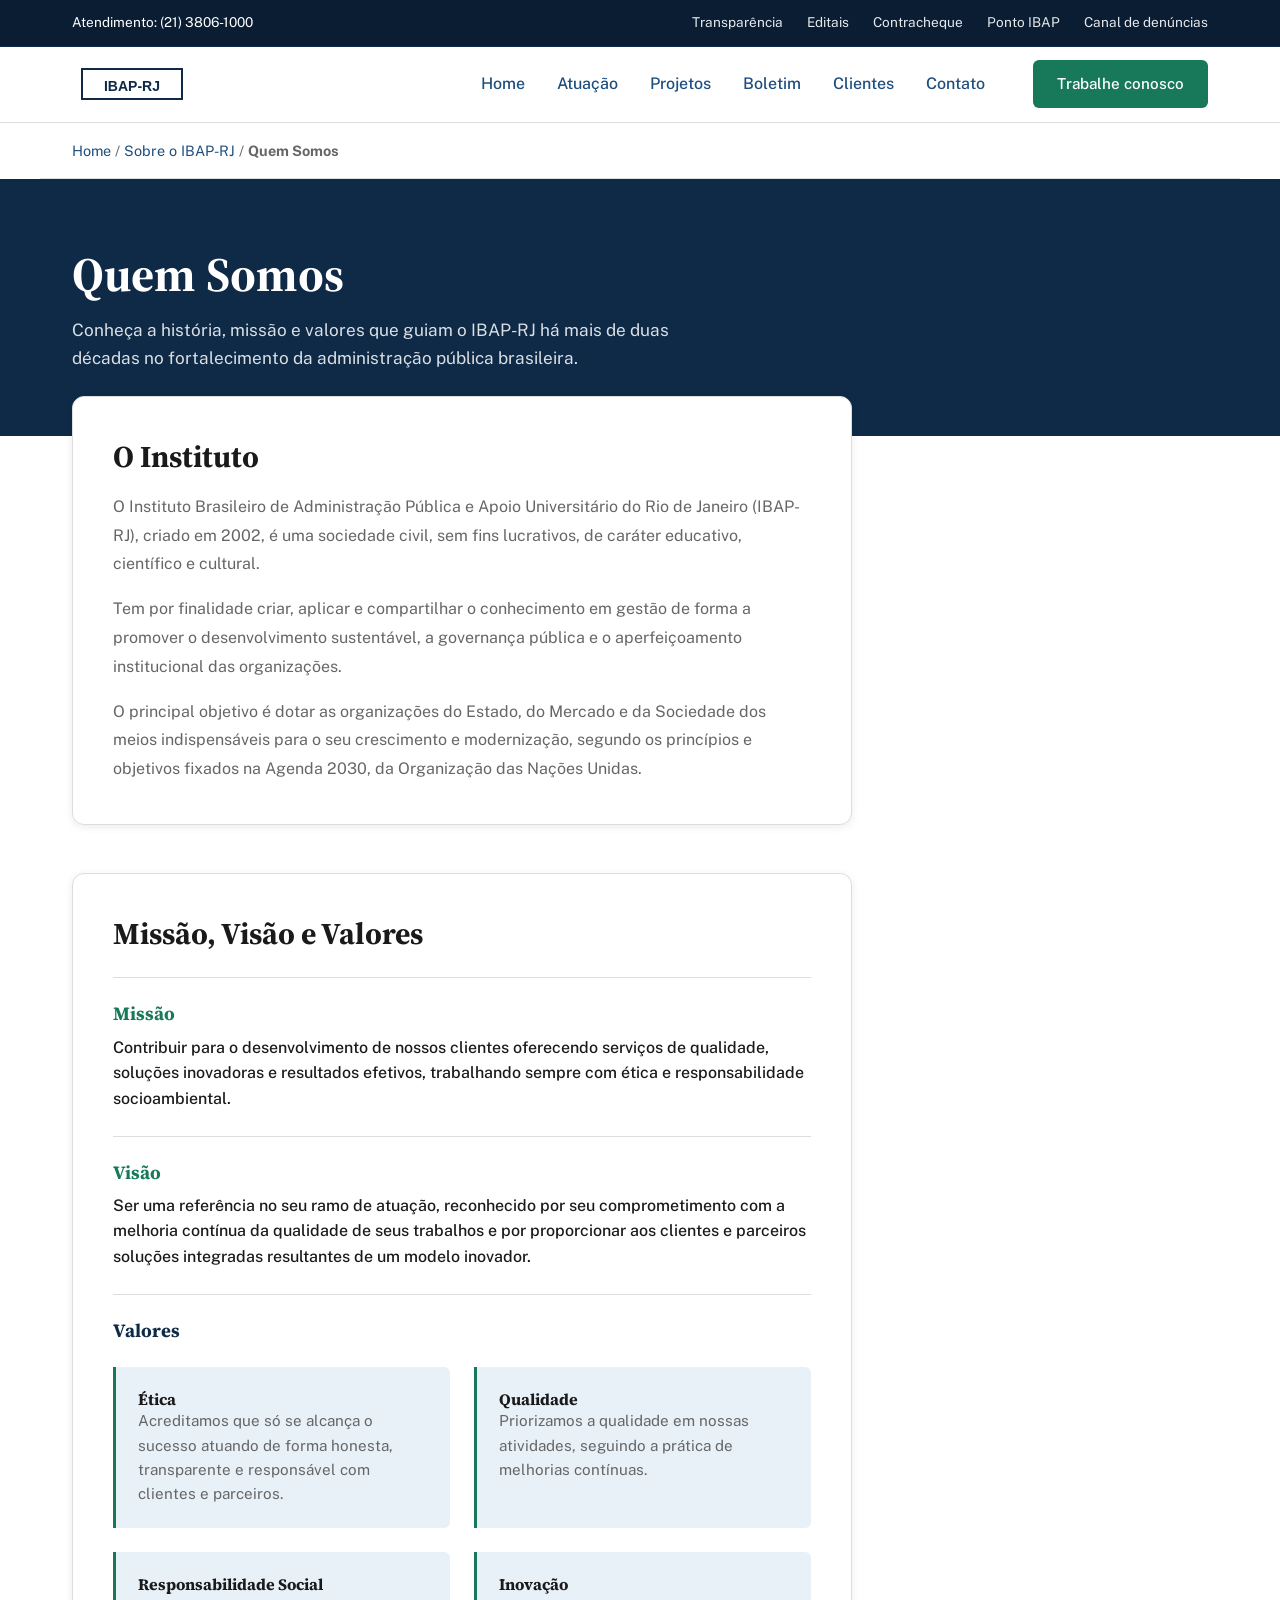
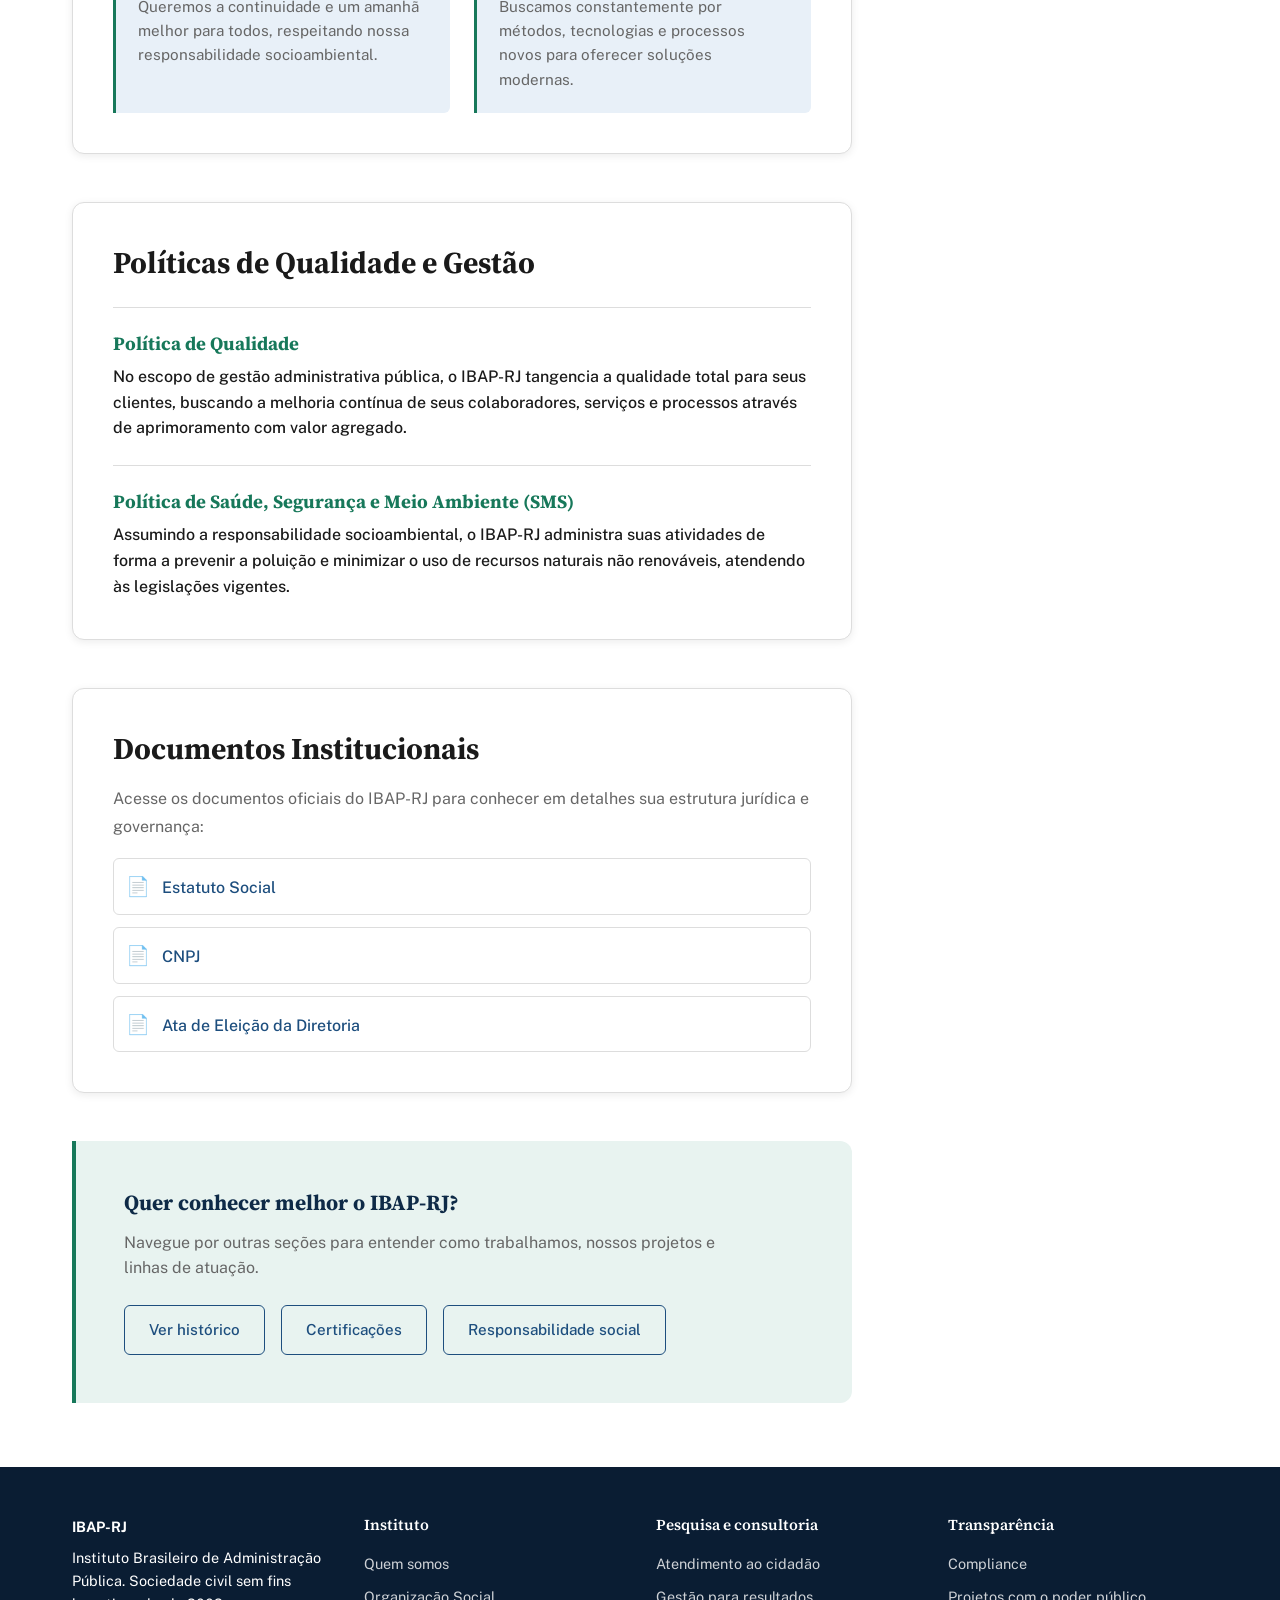
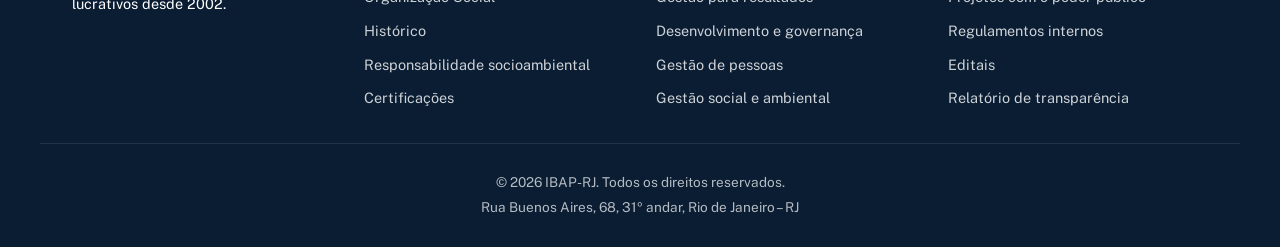
<file: sobre.html>
<!DOCTYPE html>
<html lang="pt-BR">
<head>
    <meta charset="UTF-8">
    <meta name="viewport" content="width=device-width, initial-scale=1">
    <title>Quem Somos | IBAP-RJ</title>
    <meta name="description" content="Conheça o Instituto Brasileiro de Administração Pública e Apoio Universitário do Rio de Janeiro. Missão, visão, valores e história da instituição.">

    <link rel="preconnect" href="https://fonts.googleapis.com">
    <link rel="preconnect" href="https://fonts.gstatic.com" crossorigin>
    <link href="https://fonts.googleapis.com/css2?family=Public+Sans:wght@400;500;600;700&family=Source+Serif+4:opsz,wght@8..60,600;8..60,700&display=swap" rel="stylesheet">

    <script>document.documentElement.classList.add('js');</script>

    <style>
        :root {
            --azul-950: #0a1d33;
            --azul-900: #0e2a47;
            --azul-700: #1d4e7e;
            --azul-100: #e8f0f8;
            --verde-600: #17785a;
            --verde-100: #e8f3f0;
            --ink: #1a1a1a;
            --muted: #666;
            --line: #ddd;
            --surface: #f9f9f9;
            --white: #fff;
            --focus: #0066cc;

            --font-sans: 'Public Sans', system-ui, sans-serif;
            --font-serif: 'Source Serif 4', Georgia, serif;
            --shadow: 0 2px 8px rgba(0, 0, 0, 0.08);

            --radius-sm: 6px;
            --radius: 12px;
            --radius-lg: 16px;
            --container: 1200px;
            --header-height: 76px;
            --duration: 300ms;
            --duration-long: 600ms;
        }

        * {
            margin: 0;
            padding: 0;
            box-sizing: border-box;
        }

        html {
            scroll-behavior: smooth;
        }

        body {
            font-family: var(--font-sans);
            font-size: 1rem;
            line-height: 1.6;
            color: var(--ink);
            background: var(--white);
        }

        a {
            color: var(--azul-700);
            text-decoration: none;
        }

        a:hover {
            text-decoration: underline;
        }

        h1, h2, h3, h4, h5, h6 {
            font-family: var(--font-serif);
            font-weight: 700;
            line-height: 1.3;
        }

        .container {
            max-width: var(--container);
            margin-inline: auto;
            padding-inline: clamp(1rem, 4vw, 2rem);
        }

        /* ========== UTILITY BAR ========== */
        .utility-bar {
            background: var(--azul-950);
            color: var(--white);
            padding-block: 0.75rem;
            font-size: 0.85rem;
            border-bottom: 1px solid var(--azul-900);
        }

        .utility-bar__inner {
            display: flex;
            justify-content: space-between;
            align-items: center;
            gap: 2rem;
            flex-wrap: wrap;
        }

        .utility-bar__phone {
            margin: 0;
        }

        .utility-bar__phone a {
            color: var(--white);
        }

        .utility-bar__links {
            display: flex;
            flex-wrap: wrap;
            gap: 1.5rem;
            list-style: none;
        }

        .utility-bar__links a {
            color: rgba(255, 255, 255, 0.9);
            transition: color var(--duration) ease;
        }

        .utility-bar__links a:hover {
            color: var(--white);
        }

        @media (max-width: 700px) {
            .utility-bar__inner {
                flex-direction: column;
                gap: 1rem;
            }

            .utility-bar__links {
                gap: 1rem;
                font-size: 0.8rem;
            }
        }

        /* ========== HEADER ========== */
        .site-header {
            position: sticky;
            top: 0;
            z-index: 1000;
            background: var(--white);
            border-bottom: 1px solid var(--line);
            height: var(--header-height);
        }

        .site-header.sticky {
            box-shadow: var(--shadow);
        }

        .site-header__inner {
            display: flex;
            justify-content: space-between;
            align-items: center;
            gap: 2rem;
            height: 100%;
        }

        .brand {
            display: flex;
            align-items: center;
            text-decoration: none;
            color: inherit;
        }

        .brand__logo {
            height: 50px;
            width: auto;
        }

        .menu-toggle {
            display: none;
            flex-direction: column;
            gap: 5px;
            background: none;
            border: none;
            cursor: pointer;
            padding: 0.5rem;
        }

        .menu-toggle__bar {
            display: block;
            width: 24px;
            height: 2px;
            background: var(--azul-900);
            transition: all var(--duration) ease;
        }

        .menu-toggle[aria-expanded="true"] .menu-toggle__bar:nth-child(1) {
            transform: rotate(45deg) translateY(12px);
        }

        .menu-toggle[aria-expanded="true"] .menu-toggle__bar:nth-child(2) {
            opacity: 0;
        }

        .menu-toggle[aria-expanded="true"] .menu-toggle__bar:nth-child(3) {
            transform: rotate(-45deg) translateY(-10px);
        }

        .main-nav {
            display: flex;
            align-items: center;
            gap: 2rem;
            margin-left: auto;
        }

        .main-nav__list {
            display: flex;
            list-style: none;
            gap: 0;
        }

        .main-nav__link {
            display: block;
            padding: 0.5rem 1rem;
            color: var(--azul-700);
            font-weight: 500;
            transition: color var(--duration) ease;
        }

        .main-nav__link:hover {
            color: var(--verde-600);
        }

        .btn {
            display: inline-block;
            padding: 0.75rem 1.5rem;
            background: var(--verde-600);
            color: var(--white);
            border: none;
            border-radius: var(--radius-sm);
            font-size: 0.95rem;
            font-weight: 500;
            text-decoration: none;
            cursor: pointer;
            transition: all var(--duration) ease;
        }

        .btn:hover {
            background: var(--verde-600);
            opacity: 0.9;
        }

        .btn--outline {
            background: transparent;
            border: 1px solid var(--azul-700);
            color: var(--azul-700);
        }

        .btn--outline:hover {
            background: var(--azul-100);
            border-color: var(--azul-900);
        }

        @media (max-width: 900px) {
            .menu-toggle {
                display: flex;
            }

            .main-nav {
                display: none;
                position: absolute;
                top: var(--header-height);
                left: 0;
                right: 0;
                flex-direction: column;
                background: var(--white);
                border-bottom: 1px solid var(--line);
                padding: 1.5rem;
                gap: 0;
            }

            .main-nav.open {
                display: flex;
            }

            .main-nav__list {
                flex-direction: column;
                width: 100%;
            }

            .main-nav__link {
                padding: 0.75rem 0;
                border-bottom: 1px solid var(--line);
            }

            .main-nav__cta {
                align-self: flex-start;
                margin-top: 1rem;
            }
        }

        .header-sentinel {
            display: none;
        }

        /* ========== BREADCRUMB ========== */
        .breadcrumb {
            padding-block: 1rem;
            font-size: 0.9rem;
            color: var(--muted);
            border-bottom: 1px solid var(--line);
        }

        .breadcrumb a {
            color: var(--azul-700);
        }

        .breadcrumb a:hover {
            text-decoration: underline;
        }

        /* ========== PAGE HEADER ========== */
        .page-header {
            padding-block: clamp(2.5rem, 5vw, 4rem);
            background: var(--azul-900);
            color: var(--white);
        }

        .page-header h1 {
            color: var(--white);
            font-size: clamp(2rem, 1.5rem + 2vw, 3rem);
            margin-bottom: 0.75rem;
        }

        .page-header p {
            max-width: 60ch;
            color: rgba(255, 255, 255, 0.85);
            font-size: 1.075rem;
        }

        /* ========== PAGE LAYOUT ========== */
        .page-layout {
            display: grid;
            gap: 2.5rem;
            margin-top: -2.5rem;
        }

        @media (min-width: 1000px) {
            .page-layout {
                grid-template-columns: minmax(0, 1fr) minmax(0, 300px);
                gap: 3.5rem;
                align-items: start;
            }
        }

        .page-content {
            display: grid;
            gap: 3rem;
        }

        .content-block {
            padding: clamp(1.75rem, 4vw, 2.5rem);
            background: var(--white);
            border: 1px solid var(--line);
            border-radius: var(--radius);
            box-shadow: var(--shadow);
            animation: reveal-up var(--duration-long) ease-out;
        }

        @keyframes reveal-up {
            from {
                opacity: 0;
                transform: translateY(20px);
            }
            to {
                opacity: 1;
                transform: translateY(0);
            }
        }

        .content-block h2 {
            font-size: clamp(1.5rem, 1.2rem + 1vw, 1.9rem);
            margin-bottom: 1rem;
        }

        .content-block > p {
            max-width: 70ch;
            color: var(--muted);
            line-height: 1.8;
            margin-bottom: 1rem;
        }

        .content-block > p:last-of-type {
            margin-bottom: 0;
        }

        /* ========== VALUES GRID ========== */
        .values-grid {
            display: grid;
            gap: 1.5rem;
            margin-top: 1.5rem;
        }

        @media (min-width: 700px) {
            .values-grid {
                grid-template-columns: repeat(2, minmax(0, 1fr));
            }
        }

        .value-card {
            padding: 1.35rem;
            background: var(--azul-100);
            border-left: 3px solid var(--verde-600);
            border-radius: 0 var(--radius-sm) var(--radius-sm) 0;
            transition: transform var(--duration) ease, box-shadow var(--duration) ease;
        }

        .value-card:hover {
            transform: translateY(-2px);
            box-shadow: 0 4px 12px rgba(29, 78, 126, 0.1);
        }

        .value-card h3 {
            margin-bottom: 0.5rem;
            color: var(--azul-900);
            font-size: 1.05rem;
        }

        .value-card p {
            margin: 0;
            color: var(--muted);
            font-size: 0.95rem;
            line-height: 1.6;
        }

        .divider {
            margin-top: 1.5rem;
            padding-top: 1.5rem;
            border-top: 1px solid var(--line);
        }

        .divider h3 {
            color: var(--verde-600);
            margin-bottom: 0.5rem;
        }

        .divider.large h3 {
            color: var(--azul-900);
        }

        .divider p {
            color: var(--ink);
            font-weight: 500;
        }

        /* ========== SIDEBAR ========== */
        .sidebar {
            display: grid;
            gap: 1.5rem;
        }

        .sidebar-box {
            padding: 1.5rem;
            background: var(--surface);
            border: 1px solid var(--line);
            border-radius: var(--radius);
        }

        .sidebar-box h3 {
            font-size: 1rem;
            margin-bottom: 1rem;
            color: var(--azul-900);
        }

        .sidebar-box ul {
            display: grid;
            gap: 0;
        }

        .sidebar-box li {
            border-bottom: 1px solid var(--line);
        }

        .sidebar-box li:last-child {
            border-bottom: none;
        }

        .sidebar-box a {
            display: block;
            padding: 0.75rem 0;
            color: var(--azul-700);
            font-size: 0.95rem;
            transition: color var(--duration) ease;
        }

        .sidebar-box a:hover {
            color: var(--verde-600);
        }

        .sidebar-box p {
            margin: 1rem 0 0;
            color: var(--muted);
            font-size: 0.9rem;
            line-height: 1.6;
        }

        .sidebar-box p:first-of-type {
            margin: 0;
        }

        /* ========== DOCUMENT LINKS ========== */
        .document-links {
            display: grid;
            gap: 0.75rem;
            margin-top: 1rem;
        }

        .document-link {
            display: flex;
            gap: 0.75rem;
            align-items: baseline;
            padding: 0.75rem;
            background: var(--white);
            border: 1px solid var(--line);
            border-radius: var(--radius-sm);
            text-decoration: none;
            color: var(--azul-700);
            font-weight: 500;
            transition: all var(--duration) ease;
        }

        .document-link:hover {
            background: var(--azul-100);
            border-color: var(--azul-700);
            transform: translateX(4px);
        }

        .document-link::before {
            content: "📄";
            flex-shrink: 0;
            font-size: 1.2em;
        }

        /* ========== CALL-TO-ACTION ========== */
        .call-to-action {
            padding: clamp(2rem, 4vw, 3rem);
            background: var(--verde-100);
            border-left: 4px solid var(--verde-600);
            border-radius: 0 var(--radius) var(--radius) 0;
            animation: reveal-up var(--duration-long) 0.2s ease-out;
        }

        .call-to-action h3 {
            color: var(--azul-900);
            margin-bottom: 0.75rem;
            font-size: 1.35rem;
        }

        .call-to-action p {
            color: var(--muted);
            margin-bottom: 1.5rem;
            max-width: 60ch;
        }

        .cta-buttons {
            display: flex;
            flex-wrap: wrap;
            gap: 1rem;
        }

        /* ========== FOOTER ========== */
        .site-footer {
            background: var(--azul-950);
            color: var(--white);
            padding-top: 3rem;
            padding-bottom: 1.5rem;
            margin-top: 4rem;
        }

        .site-footer__grid {
            display: grid;
            grid-template-columns: repeat(auto-fit, minmax(200px, 1fr));
            gap: 2rem;
            margin-bottom: 2rem;
        }

        .site-footer__brand {
            grid-column: 1;
        }

        .site-footer__name {
            font-size: 1.35rem;
            font-weight: 700;
            margin-bottom: 0.5rem;
        }

        .site-footer__brand p {
            font-size: 0.9rem;
            line-height: 1.6;
        }

        .site-footer__title {
            font-size: 0.95rem;
            font-weight: 600;
            margin-bottom: 1rem;
            color: var(--white);
        }

        .site-footer nav ul {
            list-style: none;
            display: grid;
            gap: 0.5rem;
        }

        .site-footer a {
            color: rgba(255, 255, 255, 0.8);
            font-size: 0.9rem;
            transition: color var(--duration) ease;
        }

        .site-footer a:hover {
            color: var(--white);
        }

        .site-footer__bottom {
            padding-top: 1.5rem;
            border-top: 1px solid rgba(255, 255, 255, 0.1);
            text-align: center;
            font-size: 0.85rem;
            color: rgba(255, 255, 255, 0.7);
        }

        .site-footer__bottom p {
            margin: 0.25rem 0;
        }

        /* ========== RESPONSIVIDADE ========== */
        @media (max-width: 999px) {
            .page-layout {
                grid-template-columns: 1fr;
            }

            .sidebar {
                display: none;
            }
        }

        @media (max-width: 599px) {
            .values-grid {
                grid-template-columns: 1fr;
            }

            .page-header h1 {
                font-size: 1.75rem;
            }

            .content-block {
                padding: 1.35rem;
            }

            .cta-buttons {
                flex-direction: column;
            }

            .btn {
                width: 100%;
                text-align: center;
            }
        }

        @media (prefers-reduced-motion: reduce) {
            * {
                animation-duration: 0.01ms !important;
                animation-iteration-count: 1 !important;
                transition-duration: 0.01ms !important;
            }
        }
    </style>
</head>
<body>
    <!-- Barra de acesso rápido -->
    <div class="utility-bar">
        <div class="container utility-bar__inner">
            <p class="utility-bar__phone">Atendimento: <a href="tel:+552138061000">(21) 3806-1000</a></p>
            <nav aria-label="Acesso rápido">
                <ul class="utility-bar__links">
                    <li><a href="#">Transparência</a></li>
                    <li><a href="#">Editais</a></li>
                    <li><a href="#">Contracheque</a></li>
                    <li><a href="#">Ponto IBAP</a></li>
                    <li><a href="#">Canal de denúncias</a></li>
                </ul>
            </nav>
        </div>
    </div>

    <!-- Cabeçalho -->
    <header class="site-header">
        <div class="container site-header__inner">
            <a class="brand" href="#">
                <svg width="120" height="50" viewBox="0 0 120 50" style="display: block;">
                    <rect x="10" y="10" width="100" height="30" fill="none" stroke="#0e2a47" stroke-width="2"/>
                    <text x="60" y="32" font-family="Arial" font-size="14" font-weight="bold" text-anchor="middle" fill="#0e2a47">IBAP-RJ</text>
                </svg>
            </a>

            <button type="button" class="menu-toggle" aria-expanded="false" aria-controls="main-nav" aria-label="Abrir menu">
                <span class="menu-toggle__bar" aria-hidden="true"></span>
                <span class="menu-toggle__bar" aria-hidden="true"></span>
                <span class="menu-toggle__bar" aria-hidden="true"></span>
            </button>

            <nav class="main-nav" id="main-nav" aria-label="Principal">
                <ul class="main-nav__list">
                    <li><a class="main-nav__link" href="#">Home</a></li>
                    <li><a class="main-nav__link" href="#">Atuação</a></li>
                    <li><a class="main-nav__link" href="#">Projetos</a></li>
                    <li><a class="main-nav__link" href="#">Boletim</a></li>
                    <li><a class="main-nav__link" href="#">Clientes</a></li>
                    <li><a class="main-nav__link" href="#">Contato</a></li>
                </ul>
                <a class="btn main-nav__cta" href="#">Trabalhe conosco</a>
            </nav>
        </div>
    </header>

    <!-- Breadcrumb -->
    <nav class="container breadcrumb" aria-label="Caminho da página">
        <a href="#">Home</a> / 
        <a href="#">Sobre o IBAP-RJ</a> / 
        <strong>Quem Somos</strong>
    </nav>

    <!-- Hero da página -->
    <section class="page-header">
        <div class="container">
            <h1>Quem Somos</h1>
            <p>Conheça a história, missão e valores que guiam o IBAP-RJ há mais de duas décadas no fortalecimento da administração pública brasileira.</p>
        </div>
    </section>

    <!-- Conteúdo principal -->
    <main id="conteudo">
        <div class="container page-layout">
            <article class="page-content">
                <!-- O Instituto -->
                <section class="content-block">
                    <h2>O Instituto</h2>
                    <p>O Instituto Brasileiro de Administração Pública e Apoio Universitário do Rio de Janeiro (IBAP-RJ), criado em 2002, é uma sociedade civil, sem fins lucrativos, de caráter educativo, científico e cultural.</p>
                    <p>Tem por finalidade criar, aplicar e compartilhar o conhecimento em gestão de forma a promover o desenvolvimento sustentável, a governança pública e o aperfeiçoamento institucional das organizações.</p>
                    <p>O principal objetivo é dotar as organizações do Estado, do Mercado e da Sociedade dos meios indispensáveis para o seu crescimento e modernização, segundo os princípios e objetivos fixados na Agenda 2030, da Organização das Nações Unidas.</p>
                </section>

                <!-- Missão, Visão e Valores -->
                <section class="content-block">
                    <h2>Missão, Visão e Valores</h2>
                    
                    <div class="divider">
                        <h3>Missão</h3>
                        <p>Contribuir para o desenvolvimento de nossos clientes oferecendo serviços de qualidade, soluções inovadoras e resultados efetivos, trabalhando sempre com ética e responsabilidade socioambiental.</p>
                    </div>

                    <div class="divider">
                        <h3>Visão</h3>
                        <p>Ser uma referência no seu ramo de atuação, reconhecido por seu comprometimento com a melhoria contínua da qualidade de seus trabalhos e por proporcionar aos clientes e parceiros soluções integradas resultantes de um modelo inovador.</p>
                    </div>

                    <div class="divider large">
                        <h3>Valores</h3>
                    </div>
                    <div class="values-grid">
                        <div class="value-card">
                            <h4>Ética</h4>
                            <p>Acreditamos que só se alcança o sucesso atuando de forma honesta, transparente e responsável com clientes e parceiros.</p>
                        </div>
                        <div class="value-card">
                            <h4>Qualidade</h4>
                            <p>Priorizamos a qualidade em nossas atividades, seguindo a prática de melhorias contínuas.</p>
                        </div>
                        <div class="value-card">
                            <h4>Responsabilidade Social</h4>
                            <p>Queremos a continuidade e um amanhã melhor para todos, respeitando nossa responsabilidade socioambiental.</p>
                        </div>
                        <div class="value-card">
                            <h4>Inovação</h4>
                            <p>Buscamos constantemente por métodos, tecnologias e processos novos para oferecer soluções modernas.</p>
                        </div>
                    </div>
                </section>

                <!-- Políticas -->
                <section class="content-block">
                    <h2>Políticas de Qualidade e Gestão</h2>
                    
                    <div class="divider">
                        <h3>Política de Qualidade</h3>
                        <p>No escopo de gestão administrativa pública, o IBAP-RJ tangencia a qualidade total para seus clientes, buscando a melhoria contínua de seus colaboradores, serviços e processos através de aprimoramento com valor agregado.</p>
                    </div>

                    <div class="divider">
                        <h3>Política de Saúde, Segurança e Meio Ambiente (SMS)</h3>
                        <p>Assumindo a responsabilidade socioambiental, o IBAP-RJ administra suas atividades de forma a prevenir a poluição e minimizar o uso de recursos naturais não renováveis, atendendo às legislações vigentes.</p>
                    </div>
                </section>

                <!-- Documentos -->
                <section class="content-block">
                    <h2>Documentos Institucionais</h2>
                    <p>Acesse os documentos oficiais do IBAP-RJ para conhecer em detalhes sua estrutura jurídica e governança:</p>
                    <div class="document-links">
                        <a class="document-link" href="#" target="_blank">Estatuto Social</a>
                        <a class="document-link" href="#" target="_blank">CNPJ</a>
                        <a class="document-link" href="#" target="_blank">Ata de Eleição da Diretoria</a>
                    </div>
                </section>

                <!-- Call to action -->
                <section class="call-to-action">
                    <h3>Quer conhecer melhor o IBAP-RJ?</h3>
                    <p>Navegue por outras seções para entender como trabalhamos, nossos projetos e linhas de atuação.</p>
                    <div class="cta-buttons">
                        <a class="btn btn--outline" href="#">Ver histórico</a>
                        <a class="btn btn--outline" href="#">Certificações</a>
                        <a class="btn btn--outline" href="#">Responsabilidade social</a>
                    </div>
                </section>
            </article>

            <!-- Sidebar (só mostra em desktop) -->
            <aside class="sidebar" aria-label="Menu lateral" style="display: none;">
                <div class="sidebar-box">
                    <h3>Sobre o IBAP-RJ</h3>
                    <ul>
                        <li><a href="#">Quem Somos</a></li>
                        <li><a href="#">Organização Social</a></li>
                        <li><a href="#">Histórico</a></li>
                        <li><a href="#">Responsabilidade Socioambiental</a></li>
                        <li><a href="#">Certificações</a></li>
                        <li><a href="#">Protocolos de Intenções</a></li>
                    </ul>
                </div>

                <div class="sidebar-box">
                    <h3>Linhas de Atuação</h3>
                    <ul>
                        <li><a href="#">Pesquisa e Consultoria</a></li>
                        <li><a href="#">Atendimento ao Cidadão</a></li>
                        <li><a href="#">Gestão para Resultados</a></li>
                        <li><a href="#">Governança</a></li>
                        <li><a href="#">Gestão de Pessoas</a></li>
                        <li><a href="#">Gestão Social e Ambiental</a></li>
                    </ul>
                </div>

                <div class="sidebar-box">
                    <h3>Contato</h3>
                    <p><strong>Telefone:</strong><br>
                        <a href="tel:+552138061000">(21) 3806-1000</a>
                    </p>
                    <p><strong>Email:</strong><br>
                        <a href="mailto:ibap-rj@ibap-rj.org.br">ibap-rj@ibap-rj.org.br</a>
                    </p>
                </div>
            </aside>
        </div>
    </main>

    <!-- Rodapé -->
    <footer class="site-footer">
        <div class="container site-footer__grid">
            <div class="site-footer__brand">
                <p class="site-footer__name">IBAP-RJ</p>
                <p>Instituto Brasileiro de Administração Pública. Sociedade civil sem fins lucrativos desde 2002.</p>
            </div>

            <nav>
                <h2 class="site-footer__title">Instituto</h2>
                <ul>
                    <li><a href="#">Quem somos</a></li>
                    <li><a href="#">Organização Social</a></li>
                    <li><a href="#">Histórico</a></li>
                    <li><a href="#">Responsabilidade socioambiental</a></li>
                    <li><a href="#">Certificações</a></li>
                </ul>
            </nav>

            <nav>
                <h2 class="site-footer__title">Pesquisa e consultoria</h2>
                <ul>
                    <li><a href="#">Atendimento ao cidadão</a></li>
                    <li><a href="#">Gestão para resultados</a></li>
                    <li><a href="#">Desenvolvimento e governança</a></li>
                    <li><a href="#">Gestão de pessoas</a></li>
                    <li><a href="#">Gestão social e ambiental</a></li>
                </ul>
            </nav>

            <nav>
                <h2 class="site-footer__title">Transparência</h2>
                <ul>
                    <li><a href="#">Compliance</a></li>
                    <li><a href="#">Projetos com o poder público</a></li>
                    <li><a href="#">Regulamentos internos</a></li>
                    <li><a href="#">Editais</a></li>
                    <li><a href="#">Relatório de transparência</a></li>
                </ul>
            </nav>
        </div>

        <div class="container site-footer__bottom">
            <p>© 2026 IBAP-RJ. Todos os direitos reservados.</p>
            <p>Rua Buenos Aires, 68, 31º andar, Rio de Janeiro – RJ</p>
        </div>
    </footer>

    <script>
        // Menu hamburger
        const menuToggle = document.querySelector('.menu-toggle');
        const mainNav = document.querySelector('.main-nav');

        if (menuToggle) {
            menuToggle.addEventListener('click', () => {
                const isOpen = menuToggle.getAttribute('aria-expanded') === 'true';
                menuToggle.setAttribute('aria-expanded', !isOpen);
                mainNav.classList.toggle('open');
            });

            // Fechar ao clicar em um link
            mainNav.querySelectorAll('a').forEach(link => {
                link.addEventListener('click', () => {
                    menuToggle.setAttribute('aria-expanded', 'false');
                    mainNav.classList.remove('open');
                });
            });

            // Fechar ao pressionar Esc
            document.addEventListener('keydown', (e) => {
                if (e.key === 'Escape' && mainNav.classList.contains('open')) {
                    menuToggle.setAttribute('aria-expanded', 'false');
                    mainNav.classList.remove('open');
                }
            });
        }

        // Sticky header com sombra
        const header = document.querySelector('.site-header');
        const sentinel = document.querySelector('.header-sentinel');

        window.addEventListener('scroll', () => {
            if (window.scrollY > 0) {
                header.classList.add('sticky');
            } else {
                header.classList.remove('sticky');
            }
        });
    </script>
</body>
</html>
</file>
